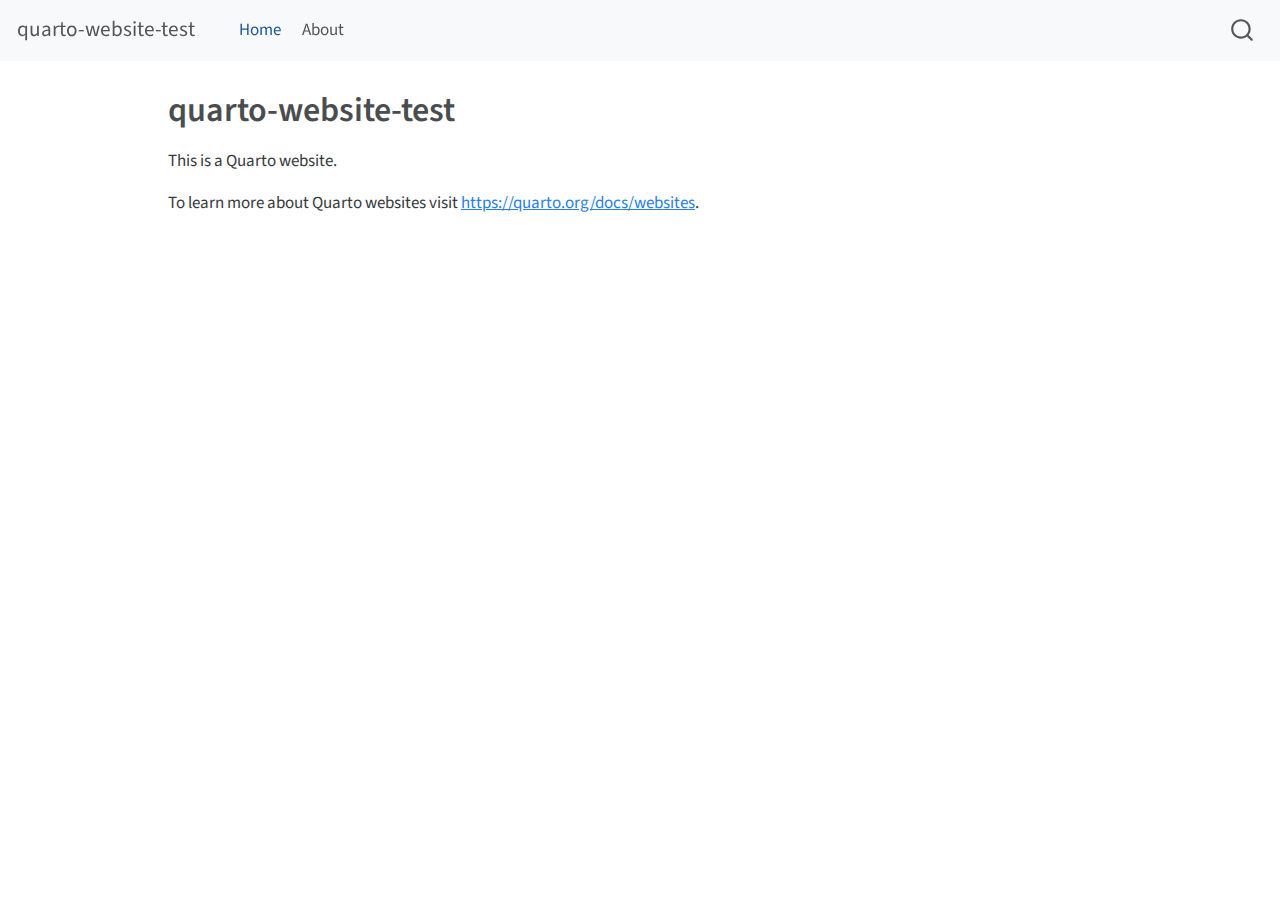
<file: index.html>
<!DOCTYPE html>
<html xmlns="http://www.w3.org/1999/xhtml" lang="en" xml:lang="en"><head>

<meta charset="utf-8">
<meta name="generator" content="quarto-1.3.330">

<meta name="viewport" content="width=device-width, initial-scale=1.0, user-scalable=yes">


<title>quarto-website-test</title>
<style>
code{white-space: pre-wrap;}
span.smallcaps{font-variant: small-caps;}
div.columns{display: flex; gap: min(4vw, 1.5em);}
div.column{flex: auto; overflow-x: auto;}
div.hanging-indent{margin-left: 1.5em; text-indent: -1.5em;}
ul.task-list{list-style: none;}
ul.task-list li input[type="checkbox"] {
  width: 0.8em;
  margin: 0 0.8em 0.2em -1em; /* quarto-specific, see https://github.com/quarto-dev/quarto-cli/issues/4556 */ 
  vertical-align: middle;
}
</style>


<script src="site_libs/quarto-nav/quarto-nav.js"></script>
<script src="site_libs/quarto-nav/headroom.min.js"></script>
<script src="site_libs/clipboard/clipboard.min.js"></script>
<script src="site_libs/quarto-search/autocomplete.umd.js"></script>
<script src="site_libs/quarto-search/fuse.min.js"></script>
<script src="site_libs/quarto-search/quarto-search.js"></script>
<meta name="quarto:offset" content="./">
<script src="site_libs/quarto-html/quarto.js"></script>
<script src="site_libs/quarto-html/popper.min.js"></script>
<script src="site_libs/quarto-html/tippy.umd.min.js"></script>
<script src="site_libs/quarto-html/anchor.min.js"></script>
<link href="site_libs/quarto-html/tippy.css" rel="stylesheet">
<link href="site_libs/quarto-html/quarto-syntax-highlighting.css" rel="stylesheet" id="quarto-text-highlighting-styles">
<script src="site_libs/bootstrap/bootstrap.min.js"></script>
<link href="site_libs/bootstrap/bootstrap-icons.css" rel="stylesheet">
<link href="site_libs/bootstrap/bootstrap.min.css" rel="stylesheet" id="quarto-bootstrap" data-mode="light">
<script id="quarto-search-options" type="application/json">{
  "location": "navbar",
  "copy-button": false,
  "collapse-after": 3,
  "panel-placement": "end",
  "type": "overlay",
  "limit": 20,
  "language": {
    "search-no-results-text": "No results",
    "search-matching-documents-text": "matching documents",
    "search-copy-link-title": "Copy link to search",
    "search-hide-matches-text": "Hide additional matches",
    "search-more-match-text": "more match in this document",
    "search-more-matches-text": "more matches in this document",
    "search-clear-button-title": "Clear",
    "search-detached-cancel-button-title": "Cancel",
    "search-submit-button-title": "Submit"
  }
}</script>


<link rel="stylesheet" href="styles.css">
</head>

<body class="nav-fixed">

<div id="quarto-search-results"></div>
  <header id="quarto-header" class="headroom fixed-top">
    <nav class="navbar navbar-expand-lg navbar-dark ">
      <div class="navbar-container container-fluid">
      <div class="navbar-brand-container">
    <a class="navbar-brand" href="./index.html">
    <span class="navbar-title">quarto-website-test</span>
    </a>
  </div>
            <div id="quarto-search" class="" title="Search"></div>
          <button class="navbar-toggler" type="button" data-bs-toggle="collapse" data-bs-target="#navbarCollapse" aria-controls="navbarCollapse" aria-expanded="false" aria-label="Toggle navigation" onclick="if (window.quartoToggleHeadroom) { window.quartoToggleHeadroom(); }">
  <span class="navbar-toggler-icon"></span>
</button>
          <div class="collapse navbar-collapse" id="navbarCollapse">
            <ul class="navbar-nav navbar-nav-scroll me-auto">
  <li class="nav-item">
    <a class="nav-link active" href="./index.html" rel="" target="" aria-current="page">
 <span class="menu-text">Home</span></a>
  </li>  
  <li class="nav-item">
    <a class="nav-link" href="./about.html" rel="" target="">
 <span class="menu-text">About</span></a>
  </li>  
</ul>
            <div class="quarto-navbar-tools ms-auto">
</div>
          </div> <!-- /navcollapse -->
      </div> <!-- /container-fluid -->
    </nav>
</header>
<!-- content -->
<div id="quarto-content" class="quarto-container page-columns page-rows-contents page-layout-article page-navbar">
<!-- sidebar -->
<!-- margin-sidebar -->
    <div id="quarto-margin-sidebar" class="sidebar margin-sidebar">
        
    </div>
<!-- main -->
<main class="content" id="quarto-document-content">

<header id="title-block-header" class="quarto-title-block default">
<div class="quarto-title">
<h1 class="title">quarto-website-test</h1>
</div>



<div class="quarto-title-meta">

    
  
    
  </div>
  

</header>

<p>This is a Quarto website.</p>
<p>To learn more about Quarto websites visit <a href="https://quarto.org/docs/websites" class="uri">https://quarto.org/docs/websites</a>.</p>



</main> <!-- /main -->
<script id="quarto-html-after-body" type="application/javascript">
window.document.addEventListener("DOMContentLoaded", function (event) {
  const toggleBodyColorMode = (bsSheetEl) => {
    const mode = bsSheetEl.getAttribute("data-mode");
    const bodyEl = window.document.querySelector("body");
    if (mode === "dark") {
      bodyEl.classList.add("quarto-dark");
      bodyEl.classList.remove("quarto-light");
    } else {
      bodyEl.classList.add("quarto-light");
      bodyEl.classList.remove("quarto-dark");
    }
  }
  const toggleBodyColorPrimary = () => {
    const bsSheetEl = window.document.querySelector("link#quarto-bootstrap");
    if (bsSheetEl) {
      toggleBodyColorMode(bsSheetEl);
    }
  }
  toggleBodyColorPrimary();  
  const icon = "";
  const anchorJS = new window.AnchorJS();
  anchorJS.options = {
    placement: 'right',
    icon: icon
  };
  anchorJS.add('.anchored');
  const isCodeAnnotation = (el) => {
    for (const clz of el.classList) {
      if (clz.startsWith('code-annotation-')) {                     
        return true;
      }
    }
    return false;
  }
  const clipboard = new window.ClipboardJS('.code-copy-button', {
    text: function(trigger) {
      const codeEl = trigger.previousElementSibling.cloneNode(true);
      for (const childEl of codeEl.children) {
        if (isCodeAnnotation(childEl)) {
          childEl.remove();
        }
      }
      return codeEl.innerText;
    }
  });
  clipboard.on('success', function(e) {
    // button target
    const button = e.trigger;
    // don't keep focus
    button.blur();
    // flash "checked"
    button.classList.add('code-copy-button-checked');
    var currentTitle = button.getAttribute("title");
    button.setAttribute("title", "Copied!");
    let tooltip;
    if (window.bootstrap) {
      button.setAttribute("data-bs-toggle", "tooltip");
      button.setAttribute("data-bs-placement", "left");
      button.setAttribute("data-bs-title", "Copied!");
      tooltip = new bootstrap.Tooltip(button, 
        { trigger: "manual", 
          customClass: "code-copy-button-tooltip",
          offset: [0, -8]});
      tooltip.show();    
    }
    setTimeout(function() {
      if (tooltip) {
        tooltip.hide();
        button.removeAttribute("data-bs-title");
        button.removeAttribute("data-bs-toggle");
        button.removeAttribute("data-bs-placement");
      }
      button.setAttribute("title", currentTitle);
      button.classList.remove('code-copy-button-checked');
    }, 1000);
    // clear code selection
    e.clearSelection();
  });
  function tippyHover(el, contentFn) {
    const config = {
      allowHTML: true,
      content: contentFn,
      maxWidth: 500,
      delay: 100,
      arrow: false,
      appendTo: function(el) {
          return el.parentElement;
      },
      interactive: true,
      interactiveBorder: 10,
      theme: 'quarto',
      placement: 'bottom-start'
    };
    window.tippy(el, config); 
  }
  const noterefs = window.document.querySelectorAll('a[role="doc-noteref"]');
  for (var i=0; i<noterefs.length; i++) {
    const ref = noterefs[i];
    tippyHover(ref, function() {
      // use id or data attribute instead here
      let href = ref.getAttribute('data-footnote-href') || ref.getAttribute('href');
      try { href = new URL(href).hash; } catch {}
      const id = href.replace(/^#\/?/, "");
      const note = window.document.getElementById(id);
      return note.innerHTML;
    });
  }
      let selectedAnnoteEl;
      const selectorForAnnotation = ( cell, annotation) => {
        let cellAttr = 'data-code-cell="' + cell + '"';
        let lineAttr = 'data-code-annotation="' +  annotation + '"';
        const selector = 'span[' + cellAttr + '][' + lineAttr + ']';
        return selector;
      }
      const selectCodeLines = (annoteEl) => {
        const doc = window.document;
        const targetCell = annoteEl.getAttribute("data-target-cell");
        const targetAnnotation = annoteEl.getAttribute("data-target-annotation");
        const annoteSpan = window.document.querySelector(selectorForAnnotation(targetCell, targetAnnotation));
        const lines = annoteSpan.getAttribute("data-code-lines").split(",");
        const lineIds = lines.map((line) => {
          return targetCell + "-" + line;
        })
        let top = null;
        let height = null;
        let parent = null;
        if (lineIds.length > 0) {
            //compute the position of the single el (top and bottom and make a div)
            const el = window.document.getElementById(lineIds[0]);
            top = el.offsetTop;
            height = el.offsetHeight;
            parent = el.parentElement.parentElement;
          if (lineIds.length > 1) {
            const lastEl = window.document.getElementById(lineIds[lineIds.length - 1]);
            const bottom = lastEl.offsetTop + lastEl.offsetHeight;
            height = bottom - top;
          }
          if (top !== null && height !== null && parent !== null) {
            // cook up a div (if necessary) and position it 
            let div = window.document.getElementById("code-annotation-line-highlight");
            if (div === null) {
              div = window.document.createElement("div");
              div.setAttribute("id", "code-annotation-line-highlight");
              div.style.position = 'absolute';
              parent.appendChild(div);
            }
            div.style.top = top - 2 + "px";
            div.style.height = height + 4 + "px";
            let gutterDiv = window.document.getElementById("code-annotation-line-highlight-gutter");
            if (gutterDiv === null) {
              gutterDiv = window.document.createElement("div");
              gutterDiv.setAttribute("id", "code-annotation-line-highlight-gutter");
              gutterDiv.style.position = 'absolute';
              const codeCell = window.document.getElementById(targetCell);
              const gutter = codeCell.querySelector('.code-annotation-gutter');
              gutter.appendChild(gutterDiv);
            }
            gutterDiv.style.top = top - 2 + "px";
            gutterDiv.style.height = height + 4 + "px";
          }
          selectedAnnoteEl = annoteEl;
        }
      };
      const unselectCodeLines = () => {
        const elementsIds = ["code-annotation-line-highlight", "code-annotation-line-highlight-gutter"];
        elementsIds.forEach((elId) => {
          const div = window.document.getElementById(elId);
          if (div) {
            div.remove();
          }
        });
        selectedAnnoteEl = undefined;
      };
      // Attach click handler to the DT
      const annoteDls = window.document.querySelectorAll('dt[data-target-cell]');
      for (const annoteDlNode of annoteDls) {
        annoteDlNode.addEventListener('click', (event) => {
          const clickedEl = event.target;
          if (clickedEl !== selectedAnnoteEl) {
            unselectCodeLines();
            const activeEl = window.document.querySelector('dt[data-target-cell].code-annotation-active');
            if (activeEl) {
              activeEl.classList.remove('code-annotation-active');
            }
            selectCodeLines(clickedEl);
            clickedEl.classList.add('code-annotation-active');
          } else {
            // Unselect the line
            unselectCodeLines();
            clickedEl.classList.remove('code-annotation-active');
          }
        });
      }
  const findCites = (el) => {
    const parentEl = el.parentElement;
    if (parentEl) {
      const cites = parentEl.dataset.cites;
      if (cites) {
        return {
          el,
          cites: cites.split(' ')
        };
      } else {
        return findCites(el.parentElement)
      }
    } else {
      return undefined;
    }
  };
  var bibliorefs = window.document.querySelectorAll('a[role="doc-biblioref"]');
  for (var i=0; i<bibliorefs.length; i++) {
    const ref = bibliorefs[i];
    const citeInfo = findCites(ref);
    if (citeInfo) {
      tippyHover(citeInfo.el, function() {
        var popup = window.document.createElement('div');
        citeInfo.cites.forEach(function(cite) {
          var citeDiv = window.document.createElement('div');
          citeDiv.classList.add('hanging-indent');
          citeDiv.classList.add('csl-entry');
          var biblioDiv = window.document.getElementById('ref-' + cite);
          if (biblioDiv) {
            citeDiv.innerHTML = biblioDiv.innerHTML;
          }
          popup.appendChild(citeDiv);
        });
        return popup.innerHTML;
      });
    }
  }
});
</script>
</div> <!-- /content -->



</body></html>
</file>
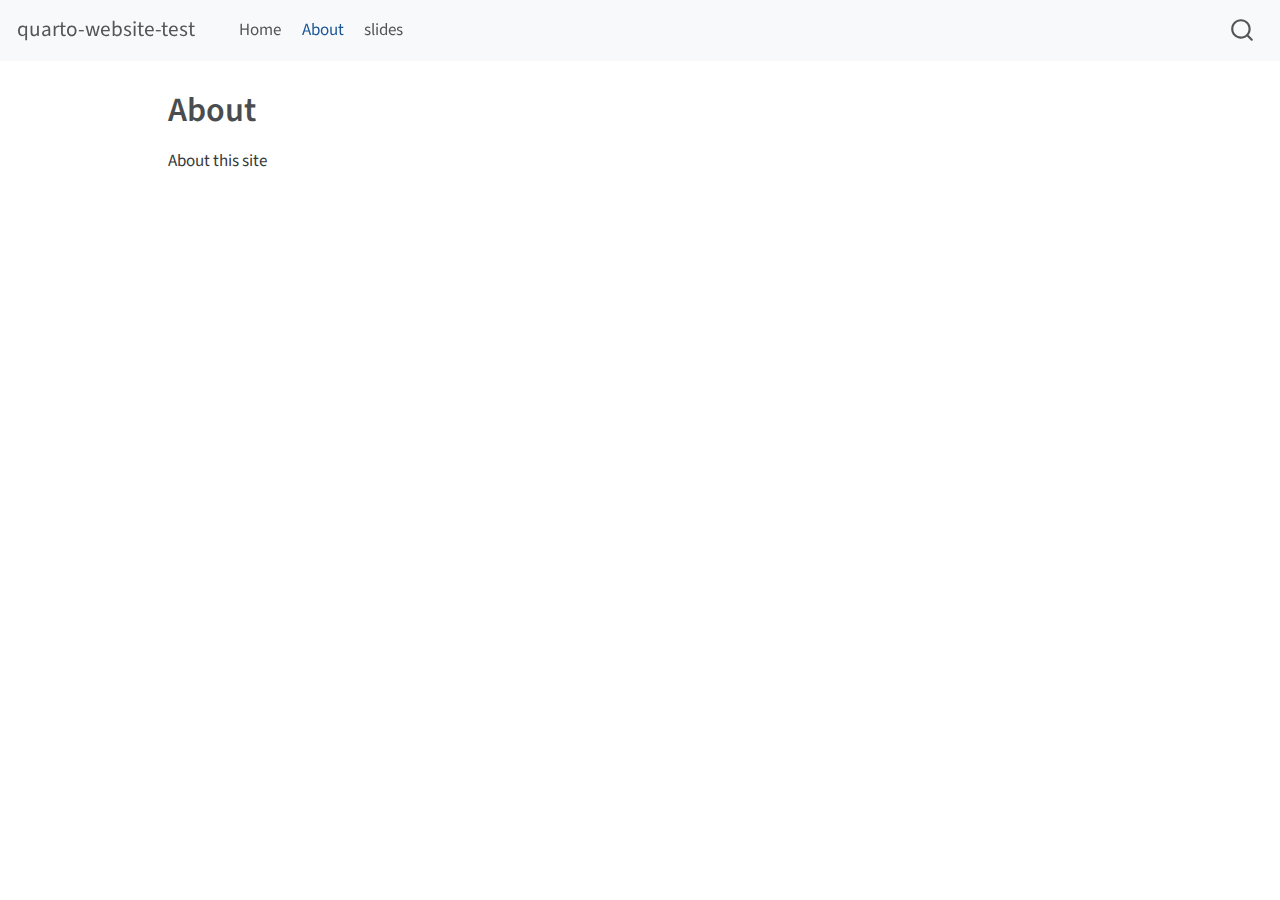
<file: about.html>
<!DOCTYPE html>
<html xmlns="http://www.w3.org/1999/xhtml" lang="en" xml:lang="en"><head>

<meta charset="utf-8">
<meta name="generator" content="quarto-1.3.330">

<meta name="viewport" content="width=device-width, initial-scale=1.0, user-scalable=yes">


<title>quarto-website-test - About</title>
<style>
code{white-space: pre-wrap;}
span.smallcaps{font-variant: small-caps;}
div.columns{display: flex; gap: min(4vw, 1.5em);}
div.column{flex: auto; overflow-x: auto;}
div.hanging-indent{margin-left: 1.5em; text-indent: -1.5em;}
ul.task-list{list-style: none;}
ul.task-list li input[type="checkbox"] {
  width: 0.8em;
  margin: 0 0.8em 0.2em -1em; /* quarto-specific, see https://github.com/quarto-dev/quarto-cli/issues/4556 */ 
  vertical-align: middle;
}
</style>


<script src="site_libs/quarto-nav/quarto-nav.js"></script>
<script src="site_libs/quarto-nav/headroom.min.js"></script>
<script src="site_libs/clipboard/clipboard.min.js"></script>
<script src="site_libs/quarto-search/autocomplete.umd.js"></script>
<script src="site_libs/quarto-search/fuse.min.js"></script>
<script src="site_libs/quarto-search/quarto-search.js"></script>
<meta name="quarto:offset" content="./">
<script src="site_libs/quarto-html/quarto.js"></script>
<script src="site_libs/quarto-html/popper.min.js"></script>
<script src="site_libs/quarto-html/tippy.umd.min.js"></script>
<script src="site_libs/quarto-html/anchor.min.js"></script>
<link href="site_libs/quarto-html/tippy.css" rel="stylesheet">
<link href="site_libs/quarto-html/quarto-syntax-highlighting.css" rel="stylesheet" id="quarto-text-highlighting-styles">
<script src="site_libs/bootstrap/bootstrap.min.js"></script>
<link href="site_libs/bootstrap/bootstrap-icons.css" rel="stylesheet">
<link href="site_libs/bootstrap/bootstrap.min.css" rel="stylesheet" id="quarto-bootstrap" data-mode="light">
<script id="quarto-search-options" type="application/json">{
  "location": "navbar",
  "copy-button": false,
  "collapse-after": 3,
  "panel-placement": "end",
  "type": "overlay",
  "limit": 20,
  "language": {
    "search-no-results-text": "No results",
    "search-matching-documents-text": "matching documents",
    "search-copy-link-title": "Copy link to search",
    "search-hide-matches-text": "Hide additional matches",
    "search-more-match-text": "more match in this document",
    "search-more-matches-text": "more matches in this document",
    "search-clear-button-title": "Clear",
    "search-detached-cancel-button-title": "Cancel",
    "search-submit-button-title": "Submit"
  }
}</script>


<link rel="stylesheet" href="styles.css">
</head>

<body class="nav-fixed">

<div id="quarto-search-results"></div>
  <header id="quarto-header" class="headroom fixed-top">
    <nav class="navbar navbar-expand-lg navbar-dark ">
      <div class="navbar-container container-fluid">
      <div class="navbar-brand-container">
    <a class="navbar-brand" href="./index.html">
    <span class="navbar-title">quarto-website-test</span>
    </a>
  </div>
            <div id="quarto-search" class="" title="Search"></div>
          <button class="navbar-toggler" type="button" data-bs-toggle="collapse" data-bs-target="#navbarCollapse" aria-controls="navbarCollapse" aria-expanded="false" aria-label="Toggle navigation" onclick="if (window.quartoToggleHeadroom) { window.quartoToggleHeadroom(); }">
  <span class="navbar-toggler-icon"></span>
</button>
          <div class="collapse navbar-collapse" id="navbarCollapse">
            <ul class="navbar-nav navbar-nav-scroll me-auto">
  <li class="nav-item">
    <a class="nav-link" href="./index.html" rel="" target="">
 <span class="menu-text">Home</span></a>
  </li>  
  <li class="nav-item">
    <a class="nav-link active" href="./about.html" rel="" target="" aria-current="page">
 <span class="menu-text">About</span></a>
  </li>  
  <li class="nav-item">
    <a class="nav-link" href="./slides/slides.html" rel="" target="">
 <span class="menu-text">slides</span></a>
  </li>  
</ul>
            <div class="quarto-navbar-tools ms-auto">
</div>
          </div> <!-- /navcollapse -->
      </div> <!-- /container-fluid -->
    </nav>
</header>
<!-- content -->
<div id="quarto-content" class="quarto-container page-columns page-rows-contents page-layout-article page-navbar">
<!-- sidebar -->
<!-- margin-sidebar -->
    <div id="quarto-margin-sidebar" class="sidebar margin-sidebar">
        
    </div>
<!-- main -->
<main class="content" id="quarto-document-content">

<header id="title-block-header" class="quarto-title-block default">
<div class="quarto-title">
<h1 class="title">About</h1>
</div>



<div class="quarto-title-meta">

    
  
    
  </div>
  

</header>

<p>About this site</p>



</main> <!-- /main -->
<script id="quarto-html-after-body" type="application/javascript">
window.document.addEventListener("DOMContentLoaded", function (event) {
  const toggleBodyColorMode = (bsSheetEl) => {
    const mode = bsSheetEl.getAttribute("data-mode");
    const bodyEl = window.document.querySelector("body");
    if (mode === "dark") {
      bodyEl.classList.add("quarto-dark");
      bodyEl.classList.remove("quarto-light");
    } else {
      bodyEl.classList.add("quarto-light");
      bodyEl.classList.remove("quarto-dark");
    }
  }
  const toggleBodyColorPrimary = () => {
    const bsSheetEl = window.document.querySelector("link#quarto-bootstrap");
    if (bsSheetEl) {
      toggleBodyColorMode(bsSheetEl);
    }
  }
  toggleBodyColorPrimary();  
  const icon = "";
  const anchorJS = new window.AnchorJS();
  anchorJS.options = {
    placement: 'right',
    icon: icon
  };
  anchorJS.add('.anchored');
  const isCodeAnnotation = (el) => {
    for (const clz of el.classList) {
      if (clz.startsWith('code-annotation-')) {                     
        return true;
      }
    }
    return false;
  }
  const clipboard = new window.ClipboardJS('.code-copy-button', {
    text: function(trigger) {
      const codeEl = trigger.previousElementSibling.cloneNode(true);
      for (const childEl of codeEl.children) {
        if (isCodeAnnotation(childEl)) {
          childEl.remove();
        }
      }
      return codeEl.innerText;
    }
  });
  clipboard.on('success', function(e) {
    // button target
    const button = e.trigger;
    // don't keep focus
    button.blur();
    // flash "checked"
    button.classList.add('code-copy-button-checked');
    var currentTitle = button.getAttribute("title");
    button.setAttribute("title", "Copied!");
    let tooltip;
    if (window.bootstrap) {
      button.setAttribute("data-bs-toggle", "tooltip");
      button.setAttribute("data-bs-placement", "left");
      button.setAttribute("data-bs-title", "Copied!");
      tooltip = new bootstrap.Tooltip(button, 
        { trigger: "manual", 
          customClass: "code-copy-button-tooltip",
          offset: [0, -8]});
      tooltip.show();    
    }
    setTimeout(function() {
      if (tooltip) {
        tooltip.hide();
        button.removeAttribute("data-bs-title");
        button.removeAttribute("data-bs-toggle");
        button.removeAttribute("data-bs-placement");
      }
      button.setAttribute("title", currentTitle);
      button.classList.remove('code-copy-button-checked');
    }, 1000);
    // clear code selection
    e.clearSelection();
  });
  function tippyHover(el, contentFn) {
    const config = {
      allowHTML: true,
      content: contentFn,
      maxWidth: 500,
      delay: 100,
      arrow: false,
      appendTo: function(el) {
          return el.parentElement;
      },
      interactive: true,
      interactiveBorder: 10,
      theme: 'quarto',
      placement: 'bottom-start'
    };
    window.tippy(el, config); 
  }
  const noterefs = window.document.querySelectorAll('a[role="doc-noteref"]');
  for (var i=0; i<noterefs.length; i++) {
    const ref = noterefs[i];
    tippyHover(ref, function() {
      // use id or data attribute instead here
      let href = ref.getAttribute('data-footnote-href') || ref.getAttribute('href');
      try { href = new URL(href).hash; } catch {}
      const id = href.replace(/^#\/?/, "");
      const note = window.document.getElementById(id);
      return note.innerHTML;
    });
  }
      let selectedAnnoteEl;
      const selectorForAnnotation = ( cell, annotation) => {
        let cellAttr = 'data-code-cell="' + cell + '"';
        let lineAttr = 'data-code-annotation="' +  annotation + '"';
        const selector = 'span[' + cellAttr + '][' + lineAttr + ']';
        return selector;
      }
      const selectCodeLines = (annoteEl) => {
        const doc = window.document;
        const targetCell = annoteEl.getAttribute("data-target-cell");
        const targetAnnotation = annoteEl.getAttribute("data-target-annotation");
        const annoteSpan = window.document.querySelector(selectorForAnnotation(targetCell, targetAnnotation));
        const lines = annoteSpan.getAttribute("data-code-lines").split(",");
        const lineIds = lines.map((line) => {
          return targetCell + "-" + line;
        })
        let top = null;
        let height = null;
        let parent = null;
        if (lineIds.length > 0) {
            //compute the position of the single el (top and bottom and make a div)
            const el = window.document.getElementById(lineIds[0]);
            top = el.offsetTop;
            height = el.offsetHeight;
            parent = el.parentElement.parentElement;
          if (lineIds.length > 1) {
            const lastEl = window.document.getElementById(lineIds[lineIds.length - 1]);
            const bottom = lastEl.offsetTop + lastEl.offsetHeight;
            height = bottom - top;
          }
          if (top !== null && height !== null && parent !== null) {
            // cook up a div (if necessary) and position it 
            let div = window.document.getElementById("code-annotation-line-highlight");
            if (div === null) {
              div = window.document.createElement("div");
              div.setAttribute("id", "code-annotation-line-highlight");
              div.style.position = 'absolute';
              parent.appendChild(div);
            }
            div.style.top = top - 2 + "px";
            div.style.height = height + 4 + "px";
            let gutterDiv = window.document.getElementById("code-annotation-line-highlight-gutter");
            if (gutterDiv === null) {
              gutterDiv = window.document.createElement("div");
              gutterDiv.setAttribute("id", "code-annotation-line-highlight-gutter");
              gutterDiv.style.position = 'absolute';
              const codeCell = window.document.getElementById(targetCell);
              const gutter = codeCell.querySelector('.code-annotation-gutter');
              gutter.appendChild(gutterDiv);
            }
            gutterDiv.style.top = top - 2 + "px";
            gutterDiv.style.height = height + 4 + "px";
          }
          selectedAnnoteEl = annoteEl;
        }
      };
      const unselectCodeLines = () => {
        const elementsIds = ["code-annotation-line-highlight", "code-annotation-line-highlight-gutter"];
        elementsIds.forEach((elId) => {
          const div = window.document.getElementById(elId);
          if (div) {
            div.remove();
          }
        });
        selectedAnnoteEl = undefined;
      };
      // Attach click handler to the DT
      const annoteDls = window.document.querySelectorAll('dt[data-target-cell]');
      for (const annoteDlNode of annoteDls) {
        annoteDlNode.addEventListener('click', (event) => {
          const clickedEl = event.target;
          if (clickedEl !== selectedAnnoteEl) {
            unselectCodeLines();
            const activeEl = window.document.querySelector('dt[data-target-cell].code-annotation-active');
            if (activeEl) {
              activeEl.classList.remove('code-annotation-active');
            }
            selectCodeLines(clickedEl);
            clickedEl.classList.add('code-annotation-active');
          } else {
            // Unselect the line
            unselectCodeLines();
            clickedEl.classList.remove('code-annotation-active');
          }
        });
      }
  const findCites = (el) => {
    const parentEl = el.parentElement;
    if (parentEl) {
      const cites = parentEl.dataset.cites;
      if (cites) {
        return {
          el,
          cites: cites.split(' ')
        };
      } else {
        return findCites(el.parentElement)
      }
    } else {
      return undefined;
    }
  };
  var bibliorefs = window.document.querySelectorAll('a[role="doc-biblioref"]');
  for (var i=0; i<bibliorefs.length; i++) {
    const ref = bibliorefs[i];
    const citeInfo = findCites(ref);
    if (citeInfo) {
      tippyHover(citeInfo.el, function() {
        var popup = window.document.createElement('div');
        citeInfo.cites.forEach(function(cite) {
          var citeDiv = window.document.createElement('div');
          citeDiv.classList.add('hanging-indent');
          citeDiv.classList.add('csl-entry');
          var biblioDiv = window.document.getElementById('ref-' + cite);
          if (biblioDiv) {
            citeDiv.innerHTML = biblioDiv.innerHTML;
          }
          popup.appendChild(citeDiv);
        });
        return popup.innerHTML;
      });
    }
  }
});
</script>
</div> <!-- /content -->



</body></html>
</file>
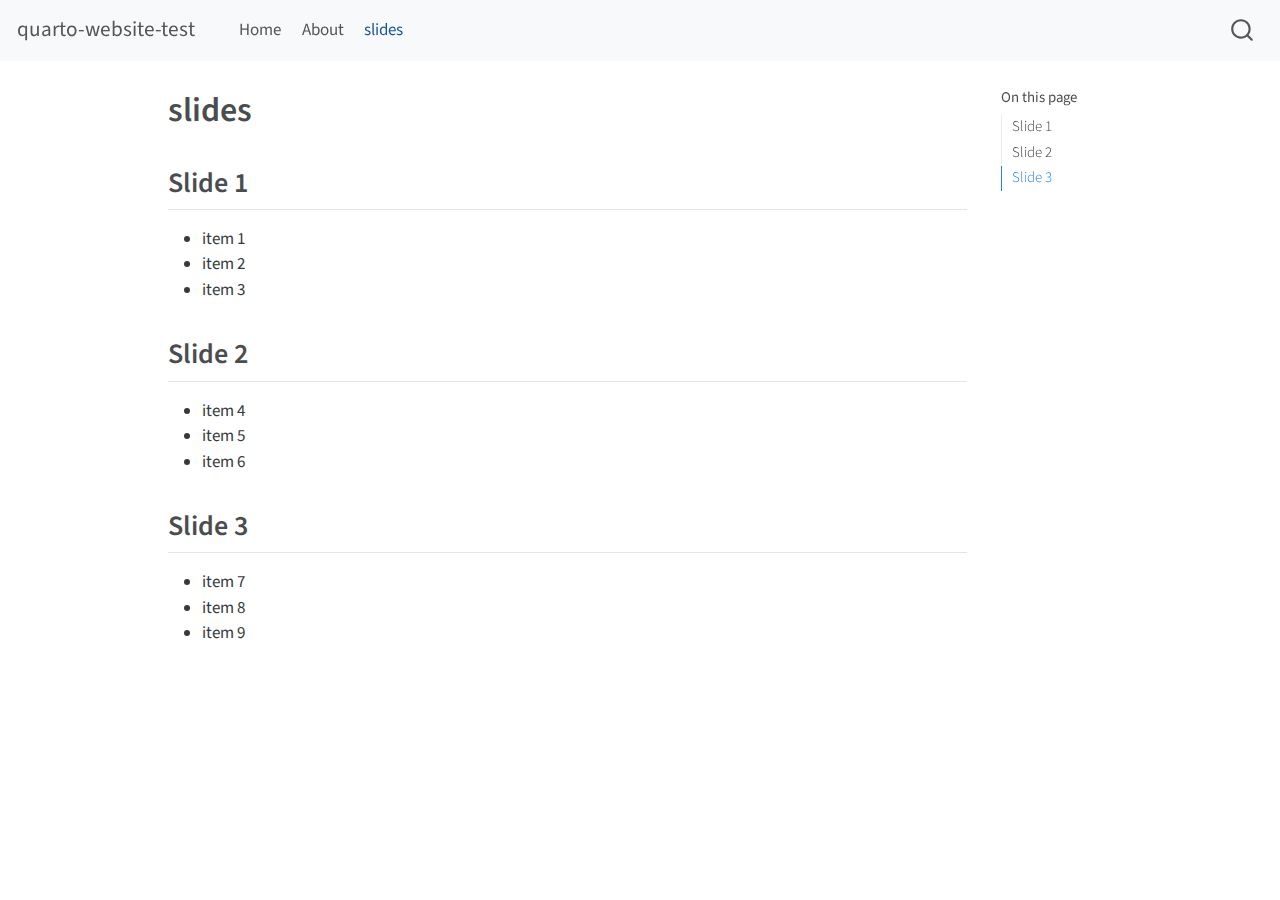
<file: slides/slides.html>
<!DOCTYPE html>
<html xmlns="http://www.w3.org/1999/xhtml" lang="en" xml:lang="en"><head>

<meta charset="utf-8">
<meta name="generator" content="quarto-1.3.330">

<meta name="viewport" content="width=device-width, initial-scale=1.0, user-scalable=yes">


<title>quarto-website-test - slides</title>
<style>
code{white-space: pre-wrap;}
span.smallcaps{font-variant: small-caps;}
div.columns{display: flex; gap: min(4vw, 1.5em);}
div.column{flex: auto; overflow-x: auto;}
div.hanging-indent{margin-left: 1.5em; text-indent: -1.5em;}
ul.task-list{list-style: none;}
ul.task-list li input[type="checkbox"] {
  width: 0.8em;
  margin: 0 0.8em 0.2em -1em; /* quarto-specific, see https://github.com/quarto-dev/quarto-cli/issues/4556 */ 
  vertical-align: middle;
}
</style>


<script src="../site_libs/quarto-nav/quarto-nav.js"></script>
<script src="../site_libs/quarto-nav/headroom.min.js"></script>
<script src="../site_libs/clipboard/clipboard.min.js"></script>
<script src="../site_libs/quarto-search/autocomplete.umd.js"></script>
<script src="../site_libs/quarto-search/fuse.min.js"></script>
<script src="../site_libs/quarto-search/quarto-search.js"></script>
<meta name="quarto:offset" content="../">
<script src="../site_libs/quarto-html/quarto.js"></script>
<script src="../site_libs/quarto-html/popper.min.js"></script>
<script src="../site_libs/quarto-html/tippy.umd.min.js"></script>
<script src="../site_libs/quarto-html/anchor.min.js"></script>
<link href="../site_libs/quarto-html/tippy.css" rel="stylesheet">
<link href="../site_libs/quarto-html/quarto-syntax-highlighting.css" rel="stylesheet" id="quarto-text-highlighting-styles">
<script src="../site_libs/bootstrap/bootstrap.min.js"></script>
<link href="../site_libs/bootstrap/bootstrap-icons.css" rel="stylesheet">
<link href="../site_libs/bootstrap/bootstrap.min.css" rel="stylesheet" id="quarto-bootstrap" data-mode="light">
<script id="quarto-search-options" type="application/json">{
  "location": "navbar",
  "copy-button": false,
  "collapse-after": 3,
  "panel-placement": "end",
  "type": "overlay",
  "limit": 20,
  "language": {
    "search-no-results-text": "No results",
    "search-matching-documents-text": "matching documents",
    "search-copy-link-title": "Copy link to search",
    "search-hide-matches-text": "Hide additional matches",
    "search-more-match-text": "more match in this document",
    "search-more-matches-text": "more matches in this document",
    "search-clear-button-title": "Clear",
    "search-detached-cancel-button-title": "Cancel",
    "search-submit-button-title": "Submit"
  }
}</script>


<link rel="stylesheet" href="../styles.css">
</head>

<body class="nav-fixed">

<div id="quarto-search-results"></div>
  <header id="quarto-header" class="headroom fixed-top">
    <nav class="navbar navbar-expand-lg navbar-dark ">
      <div class="navbar-container container-fluid">
      <div class="navbar-brand-container">
    <a class="navbar-brand" href="../index.html">
    <span class="navbar-title">quarto-website-test</span>
    </a>
  </div>
            <div id="quarto-search" class="" title="Search"></div>
          <button class="navbar-toggler" type="button" data-bs-toggle="collapse" data-bs-target="#navbarCollapse" aria-controls="navbarCollapse" aria-expanded="false" aria-label="Toggle navigation" onclick="if (window.quartoToggleHeadroom) { window.quartoToggleHeadroom(); }">
  <span class="navbar-toggler-icon"></span>
</button>
          <div class="collapse navbar-collapse" id="navbarCollapse">
            <ul class="navbar-nav navbar-nav-scroll me-auto">
  <li class="nav-item">
    <a class="nav-link" href="../index.html" rel="" target="">
 <span class="menu-text">Home</span></a>
  </li>  
  <li class="nav-item">
    <a class="nav-link" href="../about.html" rel="" target="">
 <span class="menu-text">About</span></a>
  </li>  
  <li class="nav-item">
    <a class="nav-link active" href="../slides/slides.html" rel="" target="" aria-current="page">
 <span class="menu-text">slides</span></a>
  </li>  
</ul>
            <div class="quarto-navbar-tools ms-auto">
</div>
          </div> <!-- /navcollapse -->
      </div> <!-- /container-fluid -->
    </nav>
</header>
<!-- content -->
<div id="quarto-content" class="quarto-container page-columns page-rows-contents page-layout-article page-navbar">
<!-- sidebar -->
<!-- margin-sidebar -->
    <div id="quarto-margin-sidebar" class="sidebar margin-sidebar">
        <nav id="TOC" role="doc-toc" class="toc-active">
    <h2 id="toc-title">On this page</h2>
   
  <ul>
  <li><a href="#slide-1" id="toc-slide-1" class="nav-link active" data-scroll-target="#slide-1">Slide 1</a></li>
  <li><a href="#slide-2" id="toc-slide-2" class="nav-link" data-scroll-target="#slide-2">Slide 2</a></li>
  <li><a href="#slide-3" id="toc-slide-3" class="nav-link" data-scroll-target="#slide-3">Slide 3</a></li>
  </ul>
</nav>
    </div>
<!-- main -->
<main class="content" id="quarto-document-content">

<header id="title-block-header" class="quarto-title-block default">
<div class="quarto-title">
<h1 class="title">slides</h1>
</div>



<div class="quarto-title-meta">

    
  
    
  </div>
  

</header>

<section id="slide-1" class="level2">
<h2 class="anchored" data-anchor-id="slide-1">Slide 1</h2>
<ul>
<li>item 1</li>
<li>item 2</li>
<li>item 3</li>
</ul>
</section>
<section id="slide-2" class="level2">
<h2 class="anchored" data-anchor-id="slide-2">Slide 2</h2>
<ul>
<li>item 4</li>
<li>item 5</li>
<li>item 6</li>
</ul>
</section>
<section id="slide-3" class="level2">
<h2 class="anchored" data-anchor-id="slide-3">Slide 3</h2>
<ul>
<li>item 7</li>
<li>item 8</li>
<li>item 9</li>
</ul>


</section>

</main> <!-- /main -->
<script id="quarto-html-after-body" type="application/javascript">
window.document.addEventListener("DOMContentLoaded", function (event) {
  const toggleBodyColorMode = (bsSheetEl) => {
    const mode = bsSheetEl.getAttribute("data-mode");
    const bodyEl = window.document.querySelector("body");
    if (mode === "dark") {
      bodyEl.classList.add("quarto-dark");
      bodyEl.classList.remove("quarto-light");
    } else {
      bodyEl.classList.add("quarto-light");
      bodyEl.classList.remove("quarto-dark");
    }
  }
  const toggleBodyColorPrimary = () => {
    const bsSheetEl = window.document.querySelector("link#quarto-bootstrap");
    if (bsSheetEl) {
      toggleBodyColorMode(bsSheetEl);
    }
  }
  toggleBodyColorPrimary();  
  const icon = "";
  const anchorJS = new window.AnchorJS();
  anchorJS.options = {
    placement: 'right',
    icon: icon
  };
  anchorJS.add('.anchored');
  const isCodeAnnotation = (el) => {
    for (const clz of el.classList) {
      if (clz.startsWith('code-annotation-')) {                     
        return true;
      }
    }
    return false;
  }
  const clipboard = new window.ClipboardJS('.code-copy-button', {
    text: function(trigger) {
      const codeEl = trigger.previousElementSibling.cloneNode(true);
      for (const childEl of codeEl.children) {
        if (isCodeAnnotation(childEl)) {
          childEl.remove();
        }
      }
      return codeEl.innerText;
    }
  });
  clipboard.on('success', function(e) {
    // button target
    const button = e.trigger;
    // don't keep focus
    button.blur();
    // flash "checked"
    button.classList.add('code-copy-button-checked');
    var currentTitle = button.getAttribute("title");
    button.setAttribute("title", "Copied!");
    let tooltip;
    if (window.bootstrap) {
      button.setAttribute("data-bs-toggle", "tooltip");
      button.setAttribute("data-bs-placement", "left");
      button.setAttribute("data-bs-title", "Copied!");
      tooltip = new bootstrap.Tooltip(button, 
        { trigger: "manual", 
          customClass: "code-copy-button-tooltip",
          offset: [0, -8]});
      tooltip.show();    
    }
    setTimeout(function() {
      if (tooltip) {
        tooltip.hide();
        button.removeAttribute("data-bs-title");
        button.removeAttribute("data-bs-toggle");
        button.removeAttribute("data-bs-placement");
      }
      button.setAttribute("title", currentTitle);
      button.classList.remove('code-copy-button-checked');
    }, 1000);
    // clear code selection
    e.clearSelection();
  });
  function tippyHover(el, contentFn) {
    const config = {
      allowHTML: true,
      content: contentFn,
      maxWidth: 500,
      delay: 100,
      arrow: false,
      appendTo: function(el) {
          return el.parentElement;
      },
      interactive: true,
      interactiveBorder: 10,
      theme: 'quarto',
      placement: 'bottom-start'
    };
    window.tippy(el, config); 
  }
  const noterefs = window.document.querySelectorAll('a[role="doc-noteref"]');
  for (var i=0; i<noterefs.length; i++) {
    const ref = noterefs[i];
    tippyHover(ref, function() {
      // use id or data attribute instead here
      let href = ref.getAttribute('data-footnote-href') || ref.getAttribute('href');
      try { href = new URL(href).hash; } catch {}
      const id = href.replace(/^#\/?/, "");
      const note = window.document.getElementById(id);
      return note.innerHTML;
    });
  }
      let selectedAnnoteEl;
      const selectorForAnnotation = ( cell, annotation) => {
        let cellAttr = 'data-code-cell="' + cell + '"';
        let lineAttr = 'data-code-annotation="' +  annotation + '"';
        const selector = 'span[' + cellAttr + '][' + lineAttr + ']';
        return selector;
      }
      const selectCodeLines = (annoteEl) => {
        const doc = window.document;
        const targetCell = annoteEl.getAttribute("data-target-cell");
        const targetAnnotation = annoteEl.getAttribute("data-target-annotation");
        const annoteSpan = window.document.querySelector(selectorForAnnotation(targetCell, targetAnnotation));
        const lines = annoteSpan.getAttribute("data-code-lines").split(",");
        const lineIds = lines.map((line) => {
          return targetCell + "-" + line;
        })
        let top = null;
        let height = null;
        let parent = null;
        if (lineIds.length > 0) {
            //compute the position of the single el (top and bottom and make a div)
            const el = window.document.getElementById(lineIds[0]);
            top = el.offsetTop;
            height = el.offsetHeight;
            parent = el.parentElement.parentElement;
          if (lineIds.length > 1) {
            const lastEl = window.document.getElementById(lineIds[lineIds.length - 1]);
            const bottom = lastEl.offsetTop + lastEl.offsetHeight;
            height = bottom - top;
          }
          if (top !== null && height !== null && parent !== null) {
            // cook up a div (if necessary) and position it 
            let div = window.document.getElementById("code-annotation-line-highlight");
            if (div === null) {
              div = window.document.createElement("div");
              div.setAttribute("id", "code-annotation-line-highlight");
              div.style.position = 'absolute';
              parent.appendChild(div);
            }
            div.style.top = top - 2 + "px";
            div.style.height = height + 4 + "px";
            let gutterDiv = window.document.getElementById("code-annotation-line-highlight-gutter");
            if (gutterDiv === null) {
              gutterDiv = window.document.createElement("div");
              gutterDiv.setAttribute("id", "code-annotation-line-highlight-gutter");
              gutterDiv.style.position = 'absolute';
              const codeCell = window.document.getElementById(targetCell);
              const gutter = codeCell.querySelector('.code-annotation-gutter');
              gutter.appendChild(gutterDiv);
            }
            gutterDiv.style.top = top - 2 + "px";
            gutterDiv.style.height = height + 4 + "px";
          }
          selectedAnnoteEl = annoteEl;
        }
      };
      const unselectCodeLines = () => {
        const elementsIds = ["code-annotation-line-highlight", "code-annotation-line-highlight-gutter"];
        elementsIds.forEach((elId) => {
          const div = window.document.getElementById(elId);
          if (div) {
            div.remove();
          }
        });
        selectedAnnoteEl = undefined;
      };
      // Attach click handler to the DT
      const annoteDls = window.document.querySelectorAll('dt[data-target-cell]');
      for (const annoteDlNode of annoteDls) {
        annoteDlNode.addEventListener('click', (event) => {
          const clickedEl = event.target;
          if (clickedEl !== selectedAnnoteEl) {
            unselectCodeLines();
            const activeEl = window.document.querySelector('dt[data-target-cell].code-annotation-active');
            if (activeEl) {
              activeEl.classList.remove('code-annotation-active');
            }
            selectCodeLines(clickedEl);
            clickedEl.classList.add('code-annotation-active');
          } else {
            // Unselect the line
            unselectCodeLines();
            clickedEl.classList.remove('code-annotation-active');
          }
        });
      }
  const findCites = (el) => {
    const parentEl = el.parentElement;
    if (parentEl) {
      const cites = parentEl.dataset.cites;
      if (cites) {
        return {
          el,
          cites: cites.split(' ')
        };
      } else {
        return findCites(el.parentElement)
      }
    } else {
      return undefined;
    }
  };
  var bibliorefs = window.document.querySelectorAll('a[role="doc-biblioref"]');
  for (var i=0; i<bibliorefs.length; i++) {
    const ref = bibliorefs[i];
    const citeInfo = findCites(ref);
    if (citeInfo) {
      tippyHover(citeInfo.el, function() {
        var popup = window.document.createElement('div');
        citeInfo.cites.forEach(function(cite) {
          var citeDiv = window.document.createElement('div');
          citeDiv.classList.add('hanging-indent');
          citeDiv.classList.add('csl-entry');
          var biblioDiv = window.document.getElementById('ref-' + cite);
          if (biblioDiv) {
            citeDiv.innerHTML = biblioDiv.innerHTML;
          }
          popup.appendChild(citeDiv);
        });
        return popup.innerHTML;
      });
    }
  }
});
</script>
</div> <!-- /content -->



</body></html>
</file>
<file: site_libs/quarto-html/tippy.css>
.tippy-box[data-animation=fade][data-state=hidden]{opacity:0}[data-tippy-root]{max-width:calc(100vw - 10px)}.tippy-box{position:relative;background-color:#333;color:#fff;border-radius:4px;font-size:14px;line-height:1.4;white-space:normal;outline:0;transition-property:transform,visibility,opacity}.tippy-box[data-placement^=top]>.tippy-arrow{bottom:0}.tippy-box[data-placement^=top]>.tippy-arrow:before{bottom:-7px;left:0;border-width:8px 8px 0;border-top-color:initial;transform-origin:center top}.tippy-box[data-placement^=bottom]>.tippy-arrow{top:0}.tippy-box[data-placement^=bottom]>.tippy-arrow:before{top:-7px;left:0;border-width:0 8px 8px;border-bottom-color:initial;transform-origin:center bottom}.tippy-box[data-placement^=left]>.tippy-arrow{right:0}.tippy-box[data-placement^=left]>.tippy-arrow:before{border-width:8px 0 8px 8px;border-left-color:initial;right:-7px;transform-origin:center left}.tippy-box[data-placement^=right]>.tippy-arrow{left:0}.tippy-box[data-placement^=right]>.tippy-arrow:before{left:-7px;border-width:8px 8px 8px 0;border-right-color:initial;transform-origin:center right}.tippy-box[data-inertia][data-state=visible]{transition-timing-function:cubic-bezier(.54,1.5,.38,1.11)}.tippy-arrow{width:16px;height:16px;color:#333}.tippy-arrow:before{content:"";position:absolute;border-color:transparent;border-style:solid}.tippy-content{position:relative;padding:5px 9px;z-index:1}
</file>
<file: site_libs/quarto-html/quarto-syntax-highlighting.css>
/* quarto syntax highlight colors */
:root {
  --quarto-hl-ot-color: #003B4F;
  --quarto-hl-at-color: #657422;
  --quarto-hl-ss-color: #20794D;
  --quarto-hl-an-color: #5E5E5E;
  --quarto-hl-fu-color: #4758AB;
  --quarto-hl-st-color: #20794D;
  --quarto-hl-cf-color: #003B4F;
  --quarto-hl-op-color: #5E5E5E;
  --quarto-hl-er-color: #AD0000;
  --quarto-hl-bn-color: #AD0000;
  --quarto-hl-al-color: #AD0000;
  --quarto-hl-va-color: #111111;
  --quarto-hl-bu-color: inherit;
  --quarto-hl-ex-color: inherit;
  --quarto-hl-pp-color: #AD0000;
  --quarto-hl-in-color: #5E5E5E;
  --quarto-hl-vs-color: #20794D;
  --quarto-hl-wa-color: #5E5E5E;
  --quarto-hl-do-color: #5E5E5E;
  --quarto-hl-im-color: #00769E;
  --quarto-hl-ch-color: #20794D;
  --quarto-hl-dt-color: #AD0000;
  --quarto-hl-fl-color: #AD0000;
  --quarto-hl-co-color: #5E5E5E;
  --quarto-hl-cv-color: #5E5E5E;
  --quarto-hl-cn-color: #8f5902;
  --quarto-hl-sc-color: #5E5E5E;
  --quarto-hl-dv-color: #AD0000;
  --quarto-hl-kw-color: #003B4F;
}

/* other quarto variables */
:root {
  --quarto-font-monospace: SFMono-Regular, Menlo, Monaco, Consolas, "Liberation Mono", "Courier New", monospace;
}

pre > code.sourceCode > span {
  color: #003B4F;
}

code span {
  color: #003B4F;
}

code.sourceCode > span {
  color: #003B4F;
}

div.sourceCode,
div.sourceCode pre.sourceCode {
  color: #003B4F;
}

code span.ot {
  color: #003B4F;
  font-style: inherit;
}

code span.at {
  color: #657422;
  font-style: inherit;
}

code span.ss {
  color: #20794D;
  font-style: inherit;
}

code span.an {
  color: #5E5E5E;
  font-style: inherit;
}

code span.fu {
  color: #4758AB;
  font-style: inherit;
}

code span.st {
  color: #20794D;
  font-style: inherit;
}

code span.cf {
  color: #003B4F;
  font-style: inherit;
}

code span.op {
  color: #5E5E5E;
  font-style: inherit;
}

code span.er {
  color: #AD0000;
  font-style: inherit;
}

code span.bn {
  color: #AD0000;
  font-style: inherit;
}

code span.al {
  color: #AD0000;
  font-style: inherit;
}

code span.va {
  color: #111111;
  font-style: inherit;
}

code span.bu {
  font-style: inherit;
}

code span.ex {
  font-style: inherit;
}

code span.pp {
  color: #AD0000;
  font-style: inherit;
}

code span.in {
  color: #5E5E5E;
  font-style: inherit;
}

code span.vs {
  color: #20794D;
  font-style: inherit;
}

code span.wa {
  color: #5E5E5E;
  font-style: italic;
}

code span.do {
  color: #5E5E5E;
  font-style: italic;
}

code span.im {
  color: #00769E;
  font-style: inherit;
}

code span.ch {
  color: #20794D;
  font-style: inherit;
}

code span.dt {
  color: #AD0000;
  font-style: inherit;
}

code span.fl {
  color: #AD0000;
  font-style: inherit;
}

code span.co {
  color: #5E5E5E;
  font-style: inherit;
}

code span.cv {
  color: #5E5E5E;
  font-style: italic;
}

code span.cn {
  color: #8f5902;
  font-style: inherit;
}

code span.sc {
  color: #5E5E5E;
  font-style: inherit;
}

code span.dv {
  color: #AD0000;
  font-style: inherit;
}

code span.kw {
  color: #003B4F;
  font-style: inherit;
}

.prevent-inlining {
  content: "</";
}

/*# sourceMappingURL=debc5d5d77c3f9108843748ff7464032.css.map */
</file>
<file: styles.css>
/* css styles */
</file>
